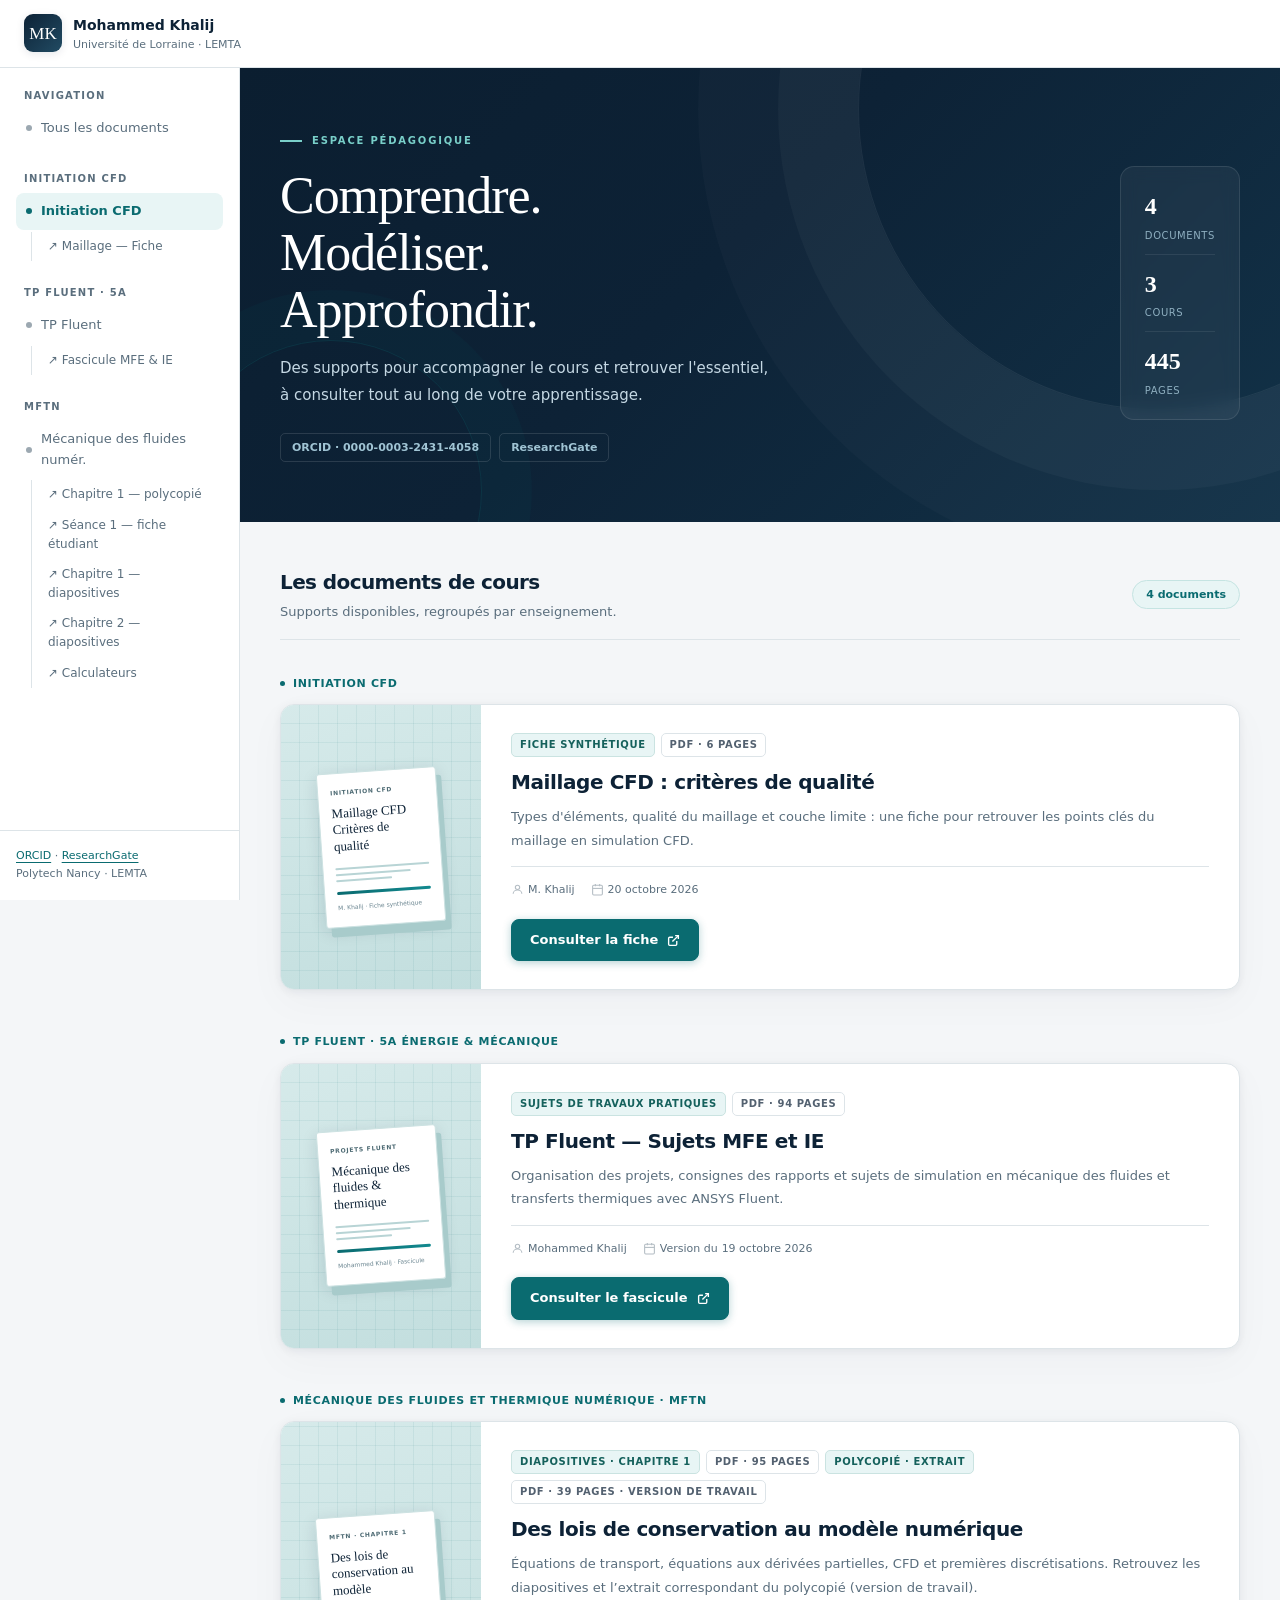
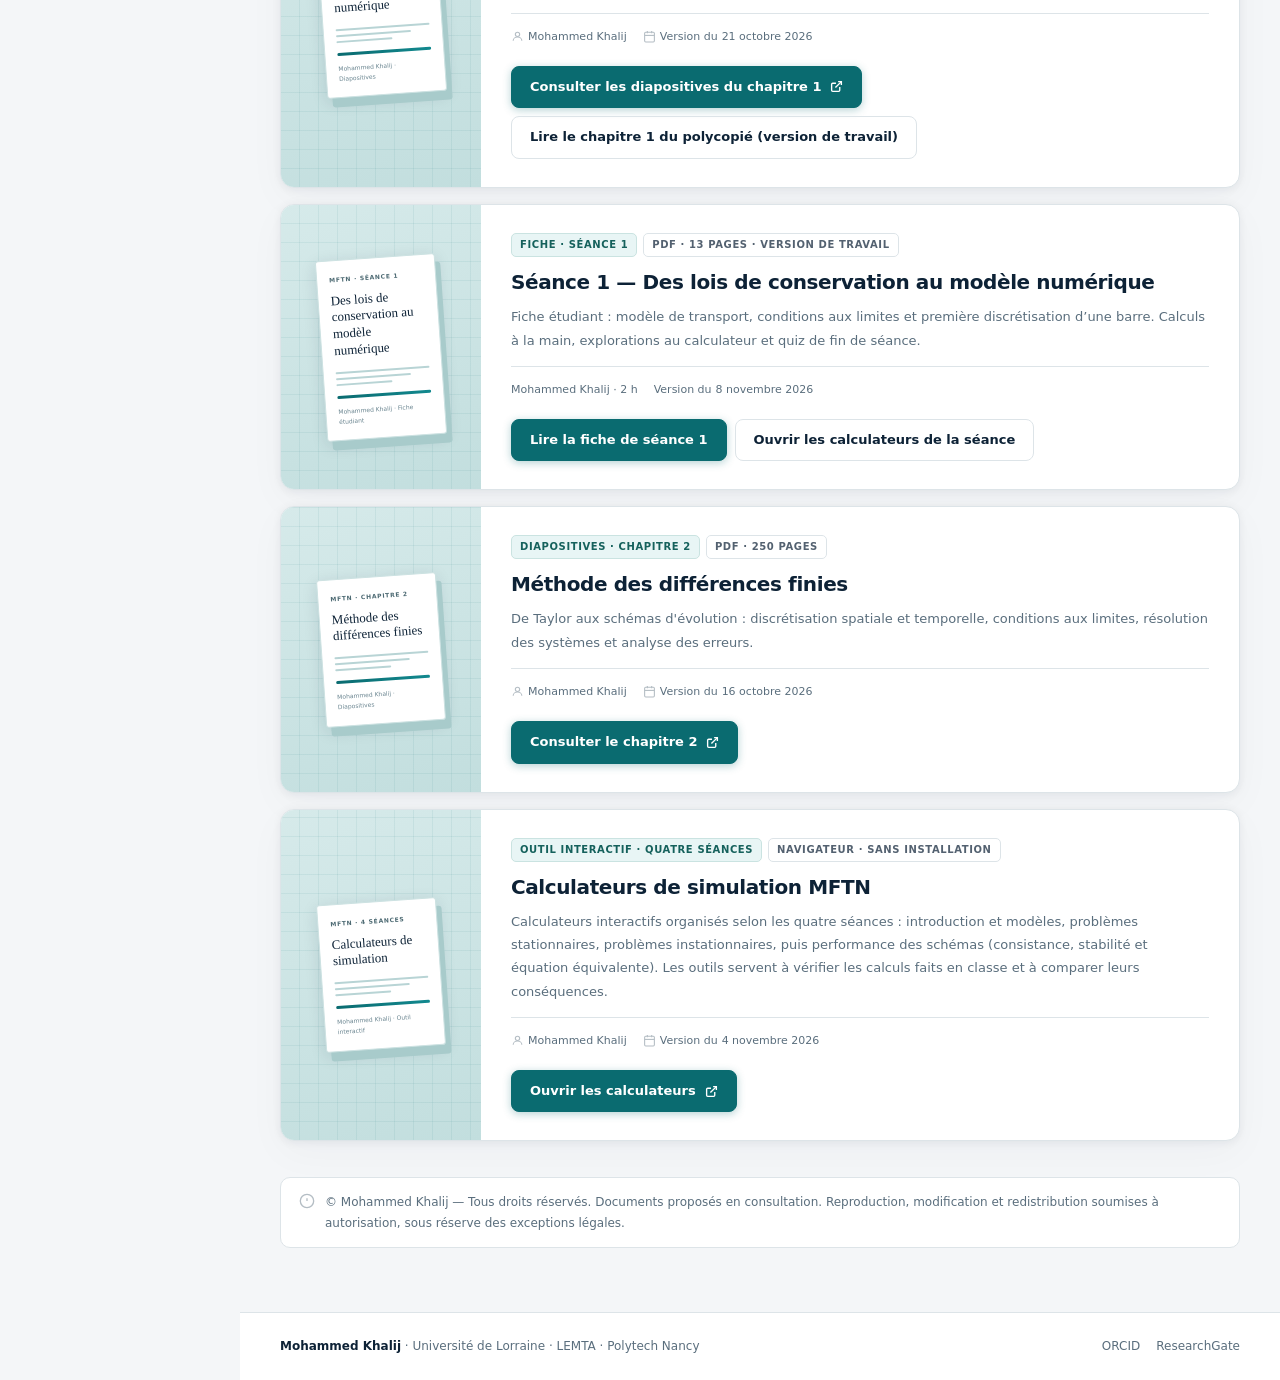
<file: index.html>
<!doctype html>
<html lang="fr">
<head>
<meta charset="utf-8">
<meta name="viewport" content="width=device-width, initial-scale=1">
<title>Mohammed Khalij — Supports de cours</title>
<meta name="description" content="Les supports pédagogiques de Mohammed Khalij, Université de Lorraine · LEMTA.">
<meta name="theme-color" content="#0d2236">
<style>
:root{
  --ink:#0d2236;
  --muted:#5a6e7d;
  --teal:#0a6b70;
  --teal-light:#12898f;
  --teal-pale:#e8f5f5;
  --gold:#c88b1a;
  --gold-pale:#fdf5e6;
  --paper:#f4f6f8;
  --white:#fff;
  --border:#dde4e8;
  --sidebar-w:240px;
  --topbar-h:68px;
  --card-shadow:0 2px 8px #0d223610,0 12px 40px #0d223608;
  --card-shadow-hover:0 8px 24px #0d223620,0 24px 56px #0d223614;
  font-family:system-ui,-apple-system,"Segoe UI",Helvetica,sans-serif;
  color:var(--ink);background:var(--paper);
}
*{box-sizing:border-box;margin:0;padding:0}
body{line-height:1.6}
a{color:inherit;text-decoration:none}
a:focus-visible{outline:3px solid var(--gold);outline-offset:4px;border-radius:3px}

/* ── SKIP ── */
.skip{position:absolute;top:-80px;background:var(--white);padding:12px 18px;z-index:200;font-weight:600}
.skip:focus{top:12px}

/* ── TOPBAR ── */
.topbar{
  position:fixed;top:0;left:0;right:0;z-index:150;
  height:var(--topbar-h);
  background:rgba(255,255,255,.96);
  border-bottom:1px solid var(--border);
  backdrop-filter:blur(12px);
  display:flex;align-items:center;
}
.topbar-inner{
  width:100%;max-width:1400px;margin-inline:auto;
  padding-inline:24px;
  display:flex;align-items:center;justify-content:space-between;gap:16px;
}
.brand{display:flex;align-items:center;gap:11px;text-decoration:none}
.monogram{
  display:grid;place-items:center;
  width:38px;height:38px;border-radius:9px;flex-shrink:0;
  background:linear-gradient(135deg,var(--ink),#214b63);
  color:var(--white);font-family:Georgia,serif;font-size:17px;
  box-shadow:0 2px 8px #0d22361a;
}
.brand-name{font-size:14px;font-weight:700;color:var(--ink)}
.brand-sub{font-size:11px;font-weight:400;color:var(--muted)}

/* Hamburger (mobile) */
.menu-btn{
  display:none;
  background:none;border:1px solid var(--border);
  border-radius:8px;padding:8px;cursor:pointer;
  color:var(--ink);
}
.menu-btn svg{display:block}

/* ── PAGE LAYOUT ── */
.page{
  display:flex;
  padding-top:var(--topbar-h);
  min-height:100vh;
}

/* ── SIDEBAR ── */
.sidebar{
  width:var(--sidebar-w);
  flex-shrink:0;
  position:sticky;
  top:var(--topbar-h);
  height:calc(100vh - var(--topbar-h));
  overflow-y:auto;
  background:var(--white);
  border-right:1px solid var(--border);
  display:flex;flex-direction:column;
}
.sidebar-inner{padding:20px 16px 32px;flex:1}
.sidebar-section{margin-bottom:24px}
.sidebar-label{
  font-size:10px;font-weight:700;letter-spacing:.12em;text-transform:uppercase;
  color:var(--muted);padding:0 8px;margin-bottom:6px;
}
.sidebar-link{
  display:flex;align-items:center;gap:9px;
  padding:8px 10px;border-radius:8px;
  font-size:13px;font-weight:500;color:var(--muted);
  transition:all .15s;margin-bottom:2px;
}
.sidebar-link:hover{background:var(--paper);color:var(--ink)}
.sidebar-link.active{background:var(--teal-pale);color:var(--teal);font-weight:600}
.sidebar-link .dot{
  width:6px;height:6px;border-radius:50%;
  background:currentColor;flex-shrink:0;opacity:.6;
}
.sidebar-link.active .dot{opacity:1}
.sidebar-sub{margin-left:15px;border-left:1px solid var(--border);padding-left:8px;margin-top:2px}
.sidebar-sub a{
  display:block;padding:5px 8px;border-radius:6px;
  font-size:12px;color:var(--muted);
  transition:all .15s;margin-bottom:1px;
}
.sidebar-sub a:hover{color:var(--ink);background:var(--paper)}

.sidebar-footer{
  padding:16px;border-top:1px solid var(--border);
  font-size:11px;color:var(--muted);line-height:1.7;
}
.sidebar-footer a{color:var(--teal);text-decoration:underline;text-underline-offset:3px}

/* Overlay (mobile) */
.overlay{
  display:none;position:fixed;inset:0;
  background:rgba(0,0,0,.4);z-index:120;
}

/* ── MAIN ── */
.main{flex:1;min-width:0}

/* ── HERO ── */
.hero{
  background:linear-gradient(135deg,#0b1e30 0%,#0d2236 45%,#123248 100%);
  color:var(--white);overflow:hidden;position:relative;
}
.hero::before{
  content:"";position:absolute;
  width:600px;height:600px;right:-180px;top:-260px;
  border:1px solid rgba(255,255,255,.07);border-radius:50%;
  box-shadow:0 0 0 80px rgba(255,255,255,.03),0 0 0 160px rgba(255,255,255,.02);
  pointer-events:none;
}
.hero::after{
  content:"";position:absolute;
  width:300px;height:300px;left:-60px;bottom:-120px;
  border:1px solid rgba(10,107,112,.25);border-radius:50%;
  box-shadow:0 0 0 50px rgba(10,107,112,.07);
  pointer-events:none;
}
.hero-inner{
  position:relative;z-index:1;
  padding:56px 40px 60px;
  display:grid;grid-template-columns:1fr auto;gap:40px;align-items:center;
}
.eyebrow{
  display:inline-flex;align-items:center;gap:10px;
  font-size:10px;font-weight:700;letter-spacing:.18em;text-transform:uppercase;
  color:#79cfc9;margin-bottom:18px;
}
.eyebrow::before{content:"";height:2px;width:22px;background:currentColor;flex-shrink:0}
h1{
  font-family:Georgia,"Times New Roman",serif;
  font-size:clamp(30px,4.5vw,52px);font-weight:400;
  line-height:1.1;letter-spacing:-.02em;margin-bottom:16px;
}
.hero-desc{font-size:15px;color:#c5d8e4;line-height:1.8;margin-bottom:24px;max-width:500px}
.hero-links{display:flex;gap:8px;flex-wrap:wrap}
.hero-link{
  font-size:11px;font-weight:600;color:#a0c4d4;
  padding:5px 11px;border:1px solid rgba(255,255,255,.12);
  border-radius:5px;transition:all .15s;
}
.hero-link:hover{color:var(--white);border-color:rgba(255,255,255,.3);background:rgba(255,255,255,.07)}

.hero-badge{
  background:rgba(255,255,255,.05);border:1px solid rgba(255,255,255,.1);
  border-radius:14px;padding:20px 24px;
  display:flex;flex-direction:column;gap:10px;
  white-space:nowrap;backdrop-filter:blur(8px);
}
.stat{display:flex;flex-direction:column;gap:2px}
.stat-n{font-size:24px;font-weight:700;color:var(--white);font-family:Georgia,serif}
.stat-l{font-size:10px;color:#8fafc0;letter-spacing:.06em;text-transform:uppercase}
.stat-sep{height:1px;background:rgba(255,255,255,.08)}

/* ── CONTENT AREA ── */
.content{padding:44px 40px 64px}
.section-header{
  display:flex;align-items:center;justify-content:space-between;
  gap:16px;margin-bottom:28px;padding-bottom:16px;
  border-bottom:1px solid var(--border);
}
h2{font-size:20px;font-weight:700;letter-spacing:-.03em;color:var(--ink);margin-bottom:4px}
.section-sub{font-size:13px;color:var(--muted)}
.count-pill{
  background:var(--teal-pale);color:var(--teal);
  border:1px solid #c5e4e2;border-radius:30px;
  padding:5px 13px;font-size:11px;font-weight:700;white-space:nowrap;
}

/* ── COURSE GROUP ── */
.course-group{margin-bottom:36px}
.course-label{
  display:inline-flex;align-items:center;gap:8px;
  font-size:11px;font-weight:700;color:var(--teal);
  letter-spacing:.06em;text-transform:uppercase;margin-bottom:12px;
}
.course-label::before{content:"";width:5px;height:5px;border-radius:50%;background:var(--teal);flex-shrink:0}

/* ── CARD ── */
.card{
  background:var(--white);border:1px solid var(--border);
  border-radius:14px;overflow:hidden;
  box-shadow:var(--card-shadow);
  display:grid;grid-template-columns:200px 1fr;
  transition:transform .2s ease,box-shadow .2s ease;
  margin-bottom:16px;
}
.card:hover{transform:translateY(-3px);box-shadow:var(--card-shadow-hover)}
.cover{
  background:linear-gradient(160deg,#d6eaea 0%,#c2dede 100%);
  display:flex;align-items:center;justify-content:center;
  padding:28px 20px;min-height:260px;position:relative;overflow:hidden;
}
.cover::before{
  content:"";position:absolute;inset:0;
  background:repeating-linear-gradient(0deg,transparent 0 18px,rgba(10,107,112,.07) 18px 19px),
             repeating-linear-gradient(90deg,transparent 0 18px,rgba(10,107,112,.07) 18px 19px);
}
.paper-doc{
  position:relative;z-index:1;width:120px;
  background:var(--white);border-radius:3px;
  box-shadow:5px 9px 0 #a8cbcb,0 4px 16px #0d223620;
  padding:14px 12px;transform:rotate(-4deg);border:1px solid #cde2e2;
}
.paper-doc .doc-eyebrow{font-size:6px;font-weight:700;color:#4d6a73;letter-spacing:.12em;text-transform:uppercase}
.paper-doc .doc-title{font-family:Georgia,serif;font-size:13px;font-weight:400;line-height:1.3;margin:8px 0 12px;color:var(--ink)}
.paper-doc .doc-lines{display:flex;flex-direction:column;gap:4px;margin-bottom:10px}
.paper-doc .doc-lines span{height:2px;background:#b8d4d5;border-radius:1px}
.paper-doc .doc-lines span:nth-child(2){width:80%}
.paper-doc .doc-lines span:nth-child(3){width:60%}
.paper-doc .doc-accent{height:3px;background:linear-gradient(90deg,var(--teal),var(--teal-light));border-radius:2px}
.paper-doc .doc-meta{font-size:6px;color:#6a8590;margin-top:8px}

.card-body{padding:28px 30px}
.badges{display:flex;gap:6px;flex-wrap:wrap;margin-bottom:12px}
.badge{border:1px solid var(--border);border-radius:5px;padding:3px 8px;font-size:10px;font-weight:700;letter-spacing:.06em;color:#536170}
.badge.type{background:var(--teal-pale);color:#15615c;border-color:#cae3e1}
h3{font-size:20px;letter-spacing:-.02em;line-height:1.3;margin-bottom:10px;color:var(--ink)}
.description{font-size:13px;line-height:1.8;color:var(--muted)}
.metadata{
  display:flex;gap:5px 16px;flex-wrap:wrap;font-size:11px;color:var(--muted);
  margin:14px 0 20px;padding-top:14px;border-top:1px solid var(--border);
}
.meta-item{display:flex;align-items:center;gap:4px}
.meta-item svg{opacity:.45;flex-shrink:0}
.actions{display:flex;gap:8px;flex-wrap:wrap}
.button{
  display:inline-flex;gap:9px;align-items:center;justify-content:center;
  padding:10px 18px;border-radius:8px;
  font-size:13px;font-weight:650;text-decoration:none;
  border:1px solid transparent;transition:all .15s ease;
}
.primary{background:var(--teal);color:var(--white);border-color:var(--teal);box-shadow:0 2px 8px rgba(10,107,112,.3)}
.primary:hover{background:var(--teal-light);border-color:var(--teal-light);box-shadow:0 4px 14px rgba(10,107,112,.35)}
.secondary{border-color:var(--border);color:var(--ink)}
.secondary:hover{background:var(--paper)}

.note-block{
  background:var(--white);border:1px solid var(--border);border-radius:10px;
  padding:14px 18px;font-size:12px;color:var(--muted);line-height:1.7;
  margin-top:32px;display:flex;gap:10px;align-items:flex-start;
}
.note-icon{flex-shrink:0;margin-top:1px;opacity:.45}

/* ── FOOTER ── */
footer{
  background:var(--white);border-top:1px solid var(--border);
  padding-block:24px;color:var(--muted);font-size:12px;
  margin-left:0;
}
.footer-inner{
  max-width:1400px;margin-inline:auto;padding-inline:40px;
  display:flex;justify-content:space-between;gap:16px;flex-wrap:wrap;align-items:center;
}
footer strong{color:var(--ink);font-weight:650}
.footer-links{display:flex;gap:16px}
.footer-links a{color:var(--muted);transition:color .15s}
.footer-links a:hover{color:var(--teal)}

/* ── RESPONSIVE ── */
@media(max-width:900px){
  :root{--sidebar-w:220px}
  .hero-inner{padding:44px 28px 48px}
  .content{padding:32px 28px 52px}
}

@media(max-width:720px){
  .menu-btn{display:flex}
  .sidebar{
    position:fixed;top:0;left:0;bottom:0;z-index:130;
    width:var(--sidebar-w);
    transform:translateX(-100%);
    transition:transform .25s ease;
    height:100vh;
  }
  .sidebar.open{transform:translateX(0)}
  .overlay.show{display:block}
  .page{display:block;padding-top:var(--topbar-h)}
  .hero-inner{grid-template-columns:1fr;gap:24px;padding:36px 20px 40px}
  .hero-badge{flex-direction:row;flex-wrap:wrap;gap:14px;width:fit-content}
  .stat-sep{display:none}
  h1{font-size:clamp(28px,7vw,40px)}
  .hero-desc{font-size:14px}
  .content{padding:24px 20px 48px}
  .card{grid-template-columns:1fr}
  .cover{min-height:160px;padding:20px}
  .card-body{padding:20px}
  h3{font-size:18px}
  .actions{flex-direction:column}
  .button{width:100%}
  .section-header{flex-direction:column;align-items:flex-start;gap:8px}
  .footer-inner{padding-inline:20px}
}
</style>
</head>
<body>
<a class="skip" href="#documents">Passer aux documents</a>

<!-- OVERLAY MOBILE -->
<div class="overlay" id="overlay" onclick="closeSidebar()"></div>

<!-- TOPBAR -->
<header class="topbar">
  <div class="topbar-inner">
    <a class="brand" href="./" aria-label="Mohammed Khalij — accueil">
      <span class="monogram" aria-hidden="true">MK</span>
      <span>
        <div class="brand-name">Mohammed Khalij</div>
        <div class="brand-sub">Université de Lorraine · LEMTA</div>
      </span>
    </a>
    <button class="menu-btn" id="menuBtn" aria-label="Ouvrir le menu" onclick="openSidebar()">
      <svg width="18" height="18" viewBox="0 0 24 24" fill="none" stroke="currentColor" stroke-width="2.2">
        <line x1="3" y1="6" x2="21" y2="6"/><line x1="3" y1="12" x2="21" y2="12"/><line x1="3" y1="18" x2="21" y2="18"/>
      </svg>
    </button>
  </div>
</header>

<!-- PAGE -->
<div class="page">

  <!-- SIDEBAR -->
  <aside class="sidebar" id="sidebar" aria-label="Navigation par cours">
    <div class="sidebar-inner">

      <div class="sidebar-section">
        <div class="sidebar-label">Navigation</div>
        <a class="sidebar-link active" href="#documents">
          <span class="dot"></span> Tous les documents
        </a>
      </div>

      <div class="sidebar-section">
        <div class="sidebar-label">Initiation CFD</div>
        <a class="sidebar-link" href="#cfd">
          <span class="dot"></span> Initiation CFD
        </a>
        <div class="sidebar-sub">
          <a href="initiation-cfd/fiche-synthetique.pdf">↗ Maillage — Fiche</a>
        </div>
      </div>

      <div class="sidebar-section">
        <div class="sidebar-label">TP Fluent · 5A</div>
        <a class="sidebar-link" href="#fluent">
          <span class="dot"></span> TP Fluent
        </a>
        <div class="sidebar-sub">
          <a href="tp-fluent/tp-fluent.pdf">↗ Fascicule MFE &amp; IE</a>
        </div>
      </div>

      <div class="sidebar-section">
        <div class="sidebar-label">MFTN</div>
        <a class="sidebar-link" href="#mftn">
          <span class="dot"></span> Mécanique des fluides numér.
        </a>
        <div class="sidebar-sub">
          <a href="mftn/chapitre-01-poly.pdf">↗ Chapitre 1 — polycopié</a>
          <a href="mftn/seance1_chapitre1.pdf">↗ Séance 1 — fiche étudiant</a>
          <a href="mftn/chapitre-01-slides.pdf">↗ Chapitre 1 — diapositives</a>
          <a href="mftn/chapitre-02-slides.pdf">↗ Chapitre 2 — diapositives</a>
          <a href="mftn/calculateurs/">↗ Calculateurs</a>
        </div>
      </div>

    </div>

    <div class="sidebar-footer">
      <a href="https://orcid.org/0000-0003-2431-4058" rel="me">ORCID</a> ·
      <a href="https://www.researchgate.net/profile/Mohammed-Khalij" rel="me">ResearchGate</a><br>
      Polytech Nancy · LEMTA
    </div>
  </aside>

  <!-- MAIN -->
  <div class="main">

    <!-- HERO -->
    <section class="hero" aria-labelledby="page-title">
      <div class="hero-inner">
        <div class="hero-content">
          <div class="eyebrow">Espace pédagogique</div>
          <h1 id="page-title">Comprendre.<br>Modéliser.<br>Approfondir.</h1>
          <p class="hero-desc">Des supports pour accompagner le cours et retrouver l'essentiel, à consulter tout au long de votre apprentissage.</p>
          <div class="hero-links">
            <a class="hero-link" href="https://orcid.org/0000-0003-2431-4058" rel="me">ORCID · 0000-0003-2431-4058</a>
            <a class="hero-link" href="https://www.researchgate.net/profile/Mohammed-Khalij" rel="me">ResearchGate</a>
          </div>
        </div>
        <aside class="hero-badge" aria-label="Statistiques">
          <div class="stat"><span class="stat-n">4</span><span class="stat-l">Documents</span></div>
          <div class="stat-sep"></div>
          <div class="stat"><span class="stat-n">3</span><span class="stat-l">Cours</span></div>
          <div class="stat-sep"></div>
          <div class="stat"><span class="stat-n">445</span><span class="stat-l">Pages</span></div>
        </aside>
      </div>
    </section>

    <!-- DOCUMENTS -->
    <main id="documents" class="content">

      <div class="section-header">
        <div>
          <h2>Les documents de cours</h2>
          <p class="section-sub">Supports disponibles, regroupés par enseignement.</p>
        </div>
        <span class="count-pill">4 documents</span>
      </div>

      <!-- Initiation CFD -->
      <div class="course-group" id="cfd">
        <div class="course-label">Initiation CFD</div>
        <article class="card" aria-labelledby="fiche-title">
          <div class="cover" aria-hidden="true">
            <div class="paper-doc">
              <div class="doc-eyebrow">Initiation CFD</div>
              <div class="doc-title">Maillage CFD<br>Critères de qualité</div>
              <div class="doc-lines"><span></span><span></span><span></span></div>
              <div class="doc-accent"></div>
              <div class="doc-meta">M. Khalij · Fiche synthétique</div>
            </div>
          </div>
          <div class="card-body">
            <div class="badges"><span class="badge type">FICHE SYNTHÉTIQUE</span><span class="badge">PDF · 6 PAGES</span></div>
            <h3 id="fiche-title">Maillage CFD : critères de qualité</h3>
            <p class="description">Types d'éléments, qualité du maillage et couche limite : une fiche pour retrouver les points clés du maillage en simulation CFD.</p>
            <div class="metadata">
              <span class="meta-item">
                <svg width="13" height="13" viewBox="0 0 24 24" fill="none" stroke="currentColor" stroke-width="2"><circle cx="12" cy="8" r="4"/><path d="M4 20c0-4 3.6-7 8-7s8 3 8 7"/></svg>
                M. Khalij
              </span>
              <span class="meta-item">
                <svg width="13" height="13" viewBox="0 0 24 24" fill="none" stroke="currentColor" stroke-width="2"><rect x="3" y="4" width="18" height="18" rx="2"/><line x1="16" y1="2" x2="16" y2="6"/><line x1="8" y1="2" x2="8" y2="6"/><line x1="3" y1="10" x2="21" y2="10"/></svg>
                <time datetime="2026-10-20">20 octobre 2026</time>
              </span>
            </div>
            <div class="actions">
              <a class="button primary" href="initiation-cfd/fiche-synthetique.pdf">
                Consulter la fiche
                <svg width="13" height="13" viewBox="0 0 24 24" fill="none" stroke="currentColor" stroke-width="2.5"><path d="M18 13v6a2 2 0 0 1-2 2H5a2 2 0 0 1-2-2V8a2 2 0 0 1 2-2h6"/><polyline points="15 3 21 3 21 9"/><line x1="10" y1="14" x2="21" y2="3"/></svg>
              </a>
            </div>
          </div>
        </article>
      </div>

      <!-- TP Fluent -->
      <div class="course-group" id="fluent">
        <div class="course-label">TP Fluent · 5A Énergie &amp; Mécanique</div>
        <article class="card" aria-labelledby="tp-doc-title">
          <div class="cover" aria-hidden="true">
            <div class="paper-doc">
              <div class="doc-eyebrow">Projets Fluent</div>
              <div class="doc-title">Mécanique des fluides &amp; thermique</div>
              <div class="doc-lines"><span></span><span></span><span></span></div>
              <div class="doc-accent"></div>
              <div class="doc-meta">Mohammed Khalij · Fascicule</div>
            </div>
          </div>
          <div class="card-body">
            <div class="badges"><span class="badge type">SUJETS DE TRAVAUX PRATIQUES</span><span class="badge">PDF · 94 PAGES</span></div>
            <h3 id="tp-doc-title">TP Fluent — Sujets MFE et IE</h3>
            <p class="description">Organisation des projets, consignes des rapports et sujets de simulation en mécanique des fluides et transferts thermiques avec ANSYS Fluent.</p>
            <div class="metadata">
              <span class="meta-item">
                <svg width="13" height="13" viewBox="0 0 24 24" fill="none" stroke="currentColor" stroke-width="2"><circle cx="12" cy="8" r="4"/><path d="M4 20c0-4 3.6-7 8-7s8 3 8 7"/></svg>
                Mohammed Khalij
              </span>
              <span class="meta-item">
                <svg width="13" height="13" viewBox="0 0 24 24" fill="none" stroke="currentColor" stroke-width="2"><rect x="3" y="4" width="18" height="18" rx="2"/><line x1="16" y1="2" x2="16" y2="6"/><line x1="8" y1="2" x2="8" y2="6"/><line x1="3" y1="10" x2="21" y2="10"/></svg>
                Version du <time datetime="2026-10-19">19 octobre 2026</time>
              </span>
            </div>
            <div class="actions">
              <a class="button primary" href="tp-fluent/tp-fluent.pdf">
                Consulter le fascicule
                <svg width="13" height="13" viewBox="0 0 24 24" fill="none" stroke="currentColor" stroke-width="2.5"><path d="M18 13v6a2 2 0 0 1-2 2H5a2 2 0 0 1-2-2V8a2 2 0 0 1 2-2h6"/><polyline points="15 3 21 3 21 9"/><line x1="10" y1="14" x2="21" y2="3"/></svg>
              </a>
            </div>
          </div>
        </article>
      </div>

      <!-- MFTN -->
      <div class="course-group" id="mftn">
        <div class="course-label">Mécanique des fluides et thermique numérique · MFTN</div>

        <article class="card" aria-labelledby="mftn-c1-title">
          <div class="cover" aria-hidden="true">
            <div class="paper-doc">
              <div class="doc-eyebrow">MFTN · Chapitre 1</div>
              <div class="doc-title">Des lois de conservation au modèle numérique</div>
              <div class="doc-lines"><span></span><span></span><span></span></div>
              <div class="doc-accent"></div>
              <div class="doc-meta">Mohammed Khalij · Diapositives</div>
            </div>
          </div>
          <div class="card-body">
            <div class="badges"><span class="badge type">DIAPOSITIVES · CHAPITRE 1</span><span class="badge">PDF · 95 PAGES</span><span class="badge type">POLYCOPIÉ · EXTRAIT</span><span class="badge">PDF · 39 PAGES · VERSION DE TRAVAIL</span></div>
            <h3 id="mftn-c1-title">Des lois de conservation au modèle numérique</h3>
            <p class="description">Équations de transport, équations aux dérivées partielles, CFD et premières discrétisations. Retrouvez les diapositives et l’extrait correspondant du polycopié (version de travail).</p>
            <div class="metadata">
              <span class="meta-item">
                <svg width="13" height="13" viewBox="0 0 24 24" fill="none" stroke="currentColor" stroke-width="2"><circle cx="12" cy="8" r="4"/><path d="M4 20c0-4 3.6-7 8-7s8 3 8 7"/></svg>
                Mohammed Khalij
              </span>
              <span class="meta-item">
                <svg width="13" height="13" viewBox="0 0 24 24" fill="none" stroke="currentColor" stroke-width="2"><rect x="3" y="4" width="18" height="18" rx="2"/><line x1="16" y1="2" x2="16" y2="6"/><line x1="8" y1="2" x2="8" y2="6"/><line x1="3" y1="10" x2="21" y2="10"/></svg>
                Version du <time datetime="2026-10-21">21 octobre 2026</time>
              </span>
            </div>
            <div class="actions">
              <a class="button primary" href="mftn/chapitre-01-slides.pdf">
                Consulter les diapositives du chapitre 1
                <svg width="13" height="13" viewBox="0 0 24 24" fill="none" stroke="currentColor" stroke-width="2.5"><path d="M18 13v6a2 2 0 0 1-2 2H5a2 2 0 0 1-2-2V8a2 2 0 0 1 2-2h6"/><polyline points="15 3 21 3 21 9"/><line x1="10" y1="14" x2="21" y2="3"/></svg>
              </a>
              <a class="button secondary" href="mftn/chapitre-01-poly.pdf" target="_blank" rel="noopener">Lire le chapitre 1 du polycopié (version de travail)</a>
            </div>
          </div>
        </article>

        <article class="card" aria-labelledby="mftn-s1-title">
          <div class="cover" aria-hidden="true">
            <div class="paper-doc">
              <div class="doc-eyebrow">MFTN · Séance 1</div>
              <div class="doc-title">Des lois de conservation au modèle numérique</div>
              <div class="doc-lines"><span></span><span></span><span></span></div>
              <div class="doc-accent"></div>
              <div class="doc-meta">Mohammed Khalij · Fiche étudiant</div>
            </div>
          </div>
          <div class="card-body">
            <div class="badges"><span class="badge type">FICHE · SÉANCE 1</span><span class="badge">PDF · 13 PAGES · VERSION DE TRAVAIL</span></div>
            <h3 id="mftn-s1-title">Séance 1 — Des lois de conservation au modèle numérique</h3>
            <p class="description">Fiche étudiant : modèle de transport, conditions aux limites et première discrétisation d’une barre. Calculs à la main, explorations au calculateur et quiz de fin de séance.</p>
            <div class="metadata">
              <span class="meta-item">Mohammed Khalij · 2 h</span>
              <span class="meta-item">Version du <time datetime="2026-11-08">8 novembre 2026</time></span>
            </div>
            <div class="actions">
              <a class="button primary" href="mftn/seance1_chapitre1.pdf" target="_blank" rel="noopener">Lire la fiche de séance 1</a>
              <a class="button secondary" href="mftn/calculateurs/#intro">Ouvrir les calculateurs de la séance</a>
            </div>
          </div>
        </article>

        <article class="card" aria-labelledby="mftn-c2-title">
          <div class="cover" aria-hidden="true">
            <div class="paper-doc">
              <div class="doc-eyebrow">MFTN · Chapitre 2</div>
              <div class="doc-title">Méthode des différences finies</div>
              <div class="doc-lines"><span></span><span></span><span></span></div>
              <div class="doc-accent"></div>
              <div class="doc-meta">Mohammed Khalij · Diapositives</div>
            </div>
          </div>
          <div class="card-body">
            <div class="badges"><span class="badge type">DIAPOSITIVES · CHAPITRE 2</span><span class="badge">PDF · 250 PAGES</span></div>
            <h3 id="mftn-c2-title">Méthode des différences finies</h3>
            <p class="description">De Taylor aux schémas d'évolution : discrétisation spatiale et temporelle, conditions aux limites, résolution des systèmes et analyse des erreurs.</p>
            <div class="metadata">
              <span class="meta-item">
                <svg width="13" height="13" viewBox="0 0 24 24" fill="none" stroke="currentColor" stroke-width="2"><circle cx="12" cy="8" r="4"/><path d="M4 20c0-4 3.6-7 8-7s8 3 8 7"/></svg>
                Mohammed Khalij
              </span>
              <span class="meta-item">
                <svg width="13" height="13" viewBox="0 0 24 24" fill="none" stroke="currentColor" stroke-width="2"><rect x="3" y="4" width="18" height="18" rx="2"/><line x1="16" y1="2" x2="16" y2="6"/><line x1="8" y1="2" x2="8" y2="6"/><line x1="3" y1="10" x2="21" y2="10"/></svg>
                Version du <time datetime="2026-10-16">16 octobre 2026</time>
              </span>
            </div>
            <div class="actions">
              <a class="button primary" href="mftn/chapitre-02-slides.pdf">
                Consulter le chapitre 2
                <svg width="13" height="13" viewBox="0 0 24 24" fill="none" stroke="currentColor" stroke-width="2.5"><path d="M18 13v6a2 2 0 0 1-2 2H5a2 2 0 0 1-2-2V8a2 2 0 0 1 2-2h6"/><polyline points="15 3 21 3 21 9"/><line x1="10" y1="14" x2="21" y2="3"/></svg>
              </a>
            </div>
          </div>
        </article>

        <article class="card" aria-labelledby="mftn-calc-title">
          <div class="cover" aria-hidden="true">
            <div class="paper-doc">
              <div class="doc-eyebrow">MFTN · 4 séances</div>
              <div class="doc-title">Calculateurs de simulation</div>
              <div class="doc-lines"><span></span><span></span><span></span></div>
              <div class="doc-accent"></div>
              <div class="doc-meta">Mohammed Khalij · Outil interactif</div>
            </div>
          </div>
          <div class="card-body">
            <div class="badges"><span class="badge type">OUTIL INTERACTIF · QUATRE SÉANCES</span><span class="badge">NAVIGATEUR · SANS INSTALLATION</span></div>
            <h3 id="mftn-calc-title">Calculateurs de simulation MFTN</h3>
            <p class="description">Calculateurs interactifs organisés selon les quatre séances : introduction et modèles, problèmes stationnaires, problèmes instationnaires, puis performance des schémas (consistance, stabilité et équation équivalente). Les outils servent à vérifier les calculs faits en classe et à comparer leurs conséquences.</p>
            <div class="metadata">
              <span class="meta-item">
                <svg width="13" height="13" viewBox="0 0 24 24" fill="none" stroke="currentColor" stroke-width="2"><circle cx="12" cy="8" r="4"/><path d="M4 20c0-4 3.6-7 8-7s8 3 8 7"/></svg>
                Mohammed Khalij
              </span>
              <span class="meta-item">
                <svg width="13" height="13" viewBox="0 0 24 24" fill="none" stroke="currentColor" stroke-width="2"><rect x="3" y="4" width="18" height="18" rx="2"/><line x1="16" y1="2" x2="16" y2="6"/><line x1="8" y1="2" x2="8" y2="6"/><line x1="3" y1="10" x2="21" y2="10"/></svg>
                Version du <time datetime="2026-11-04">4 novembre 2026</time>
              </span>
            </div>
            <div class="actions">
              <a class="button primary" href="mftn/calculateurs/">
                Ouvrir les calculateurs
                <svg width="13" height="13" viewBox="0 0 24 24" fill="none" stroke="currentColor" stroke-width="2.5"><path d="M18 13v6a2 2 0 0 1-2 2H5a2 2 0 0 1-2-2V8a2 2 0 0 1 2-2h6"/><polyline points="15 3 21 3 21 9"/><line x1="10" y1="14" x2="21" y2="3"/></svg>
              </a>
            </div>
          </div>
        </article>
      </div>

      <div class="note-block">
        <svg class="note-icon" width="16" height="16" viewBox="0 0 24 24" fill="none" stroke="currentColor" stroke-width="2"><circle cx="12" cy="12" r="10"/><line x1="12" y1="8" x2="12" y2="12"/><line x1="12" y1="16" x2="12.01" y2="16"/></svg>
        <span>© Mohammed Khalij — Tous droits réservés. Documents proposés en consultation. Reproduction, modification et redistribution soumises à autorisation, sous réserve des exceptions légales.</span>
      </div>

    </main>

    <!-- FOOTER -->
    <footer>
      <div class="footer-inner">
        <span><strong>Mohammed Khalij</strong> · Université de Lorraine · LEMTA · Polytech Nancy</span>
        <div class="footer-links">
          <a href="https://orcid.org/0000-0003-2431-4058" rel="me">ORCID</a>
          <a href="https://www.researchgate.net/profile/Mohammed-Khalij" rel="me">ResearchGate</a>
        </div>
      </div>
    </footer>

  </div><!-- /main -->
</div><!-- /page -->

<script>
function openSidebar(){
  document.getElementById('sidebar').classList.add('open');
  document.getElementById('overlay').classList.add('show');
  document.getElementById('menuBtn').setAttribute('aria-label','Fermer le menu');
}
function closeSidebar(){
  document.getElementById('sidebar').classList.remove('open');
  document.getElementById('overlay').classList.remove('show');
  document.getElementById('menuBtn').setAttribute('aria-label','Ouvrir le menu');
}

/* Highlight sidebar link on scroll */
const groups = document.querySelectorAll('.course-group[id]');
const sideLinks = document.querySelectorAll('.sidebar-link[href^="#"]');
const obs = new IntersectionObserver(entries=>{
  entries.forEach(e=>{
    if(e.isIntersecting){
      sideLinks.forEach(l=>l.classList.remove('active'));
      const active = document.querySelector('.sidebar-link[href="#'+e.target.id+'"]');
      if(active) active.classList.add('active');
    }
  });
},{threshold:.3});
groups.forEach(g=>obs.observe(g));
</script>

</body>
</html>
</file>
